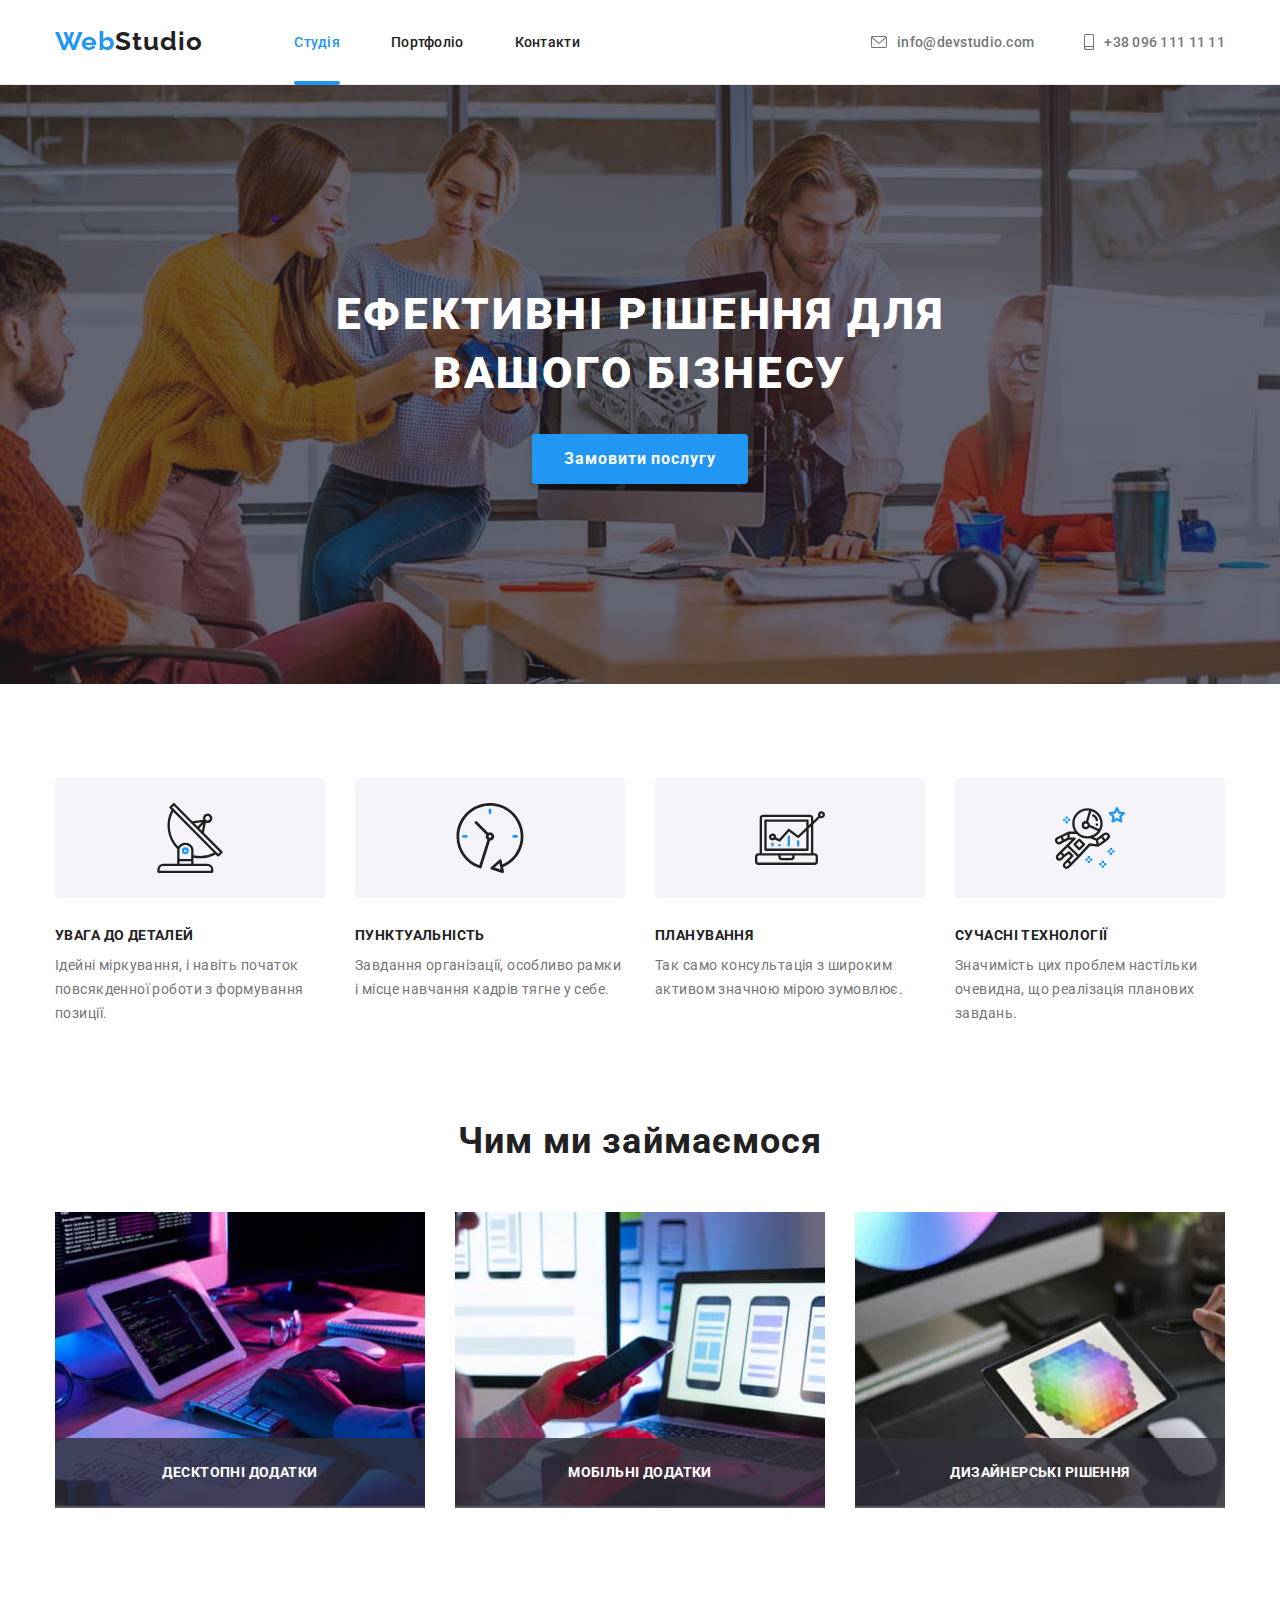
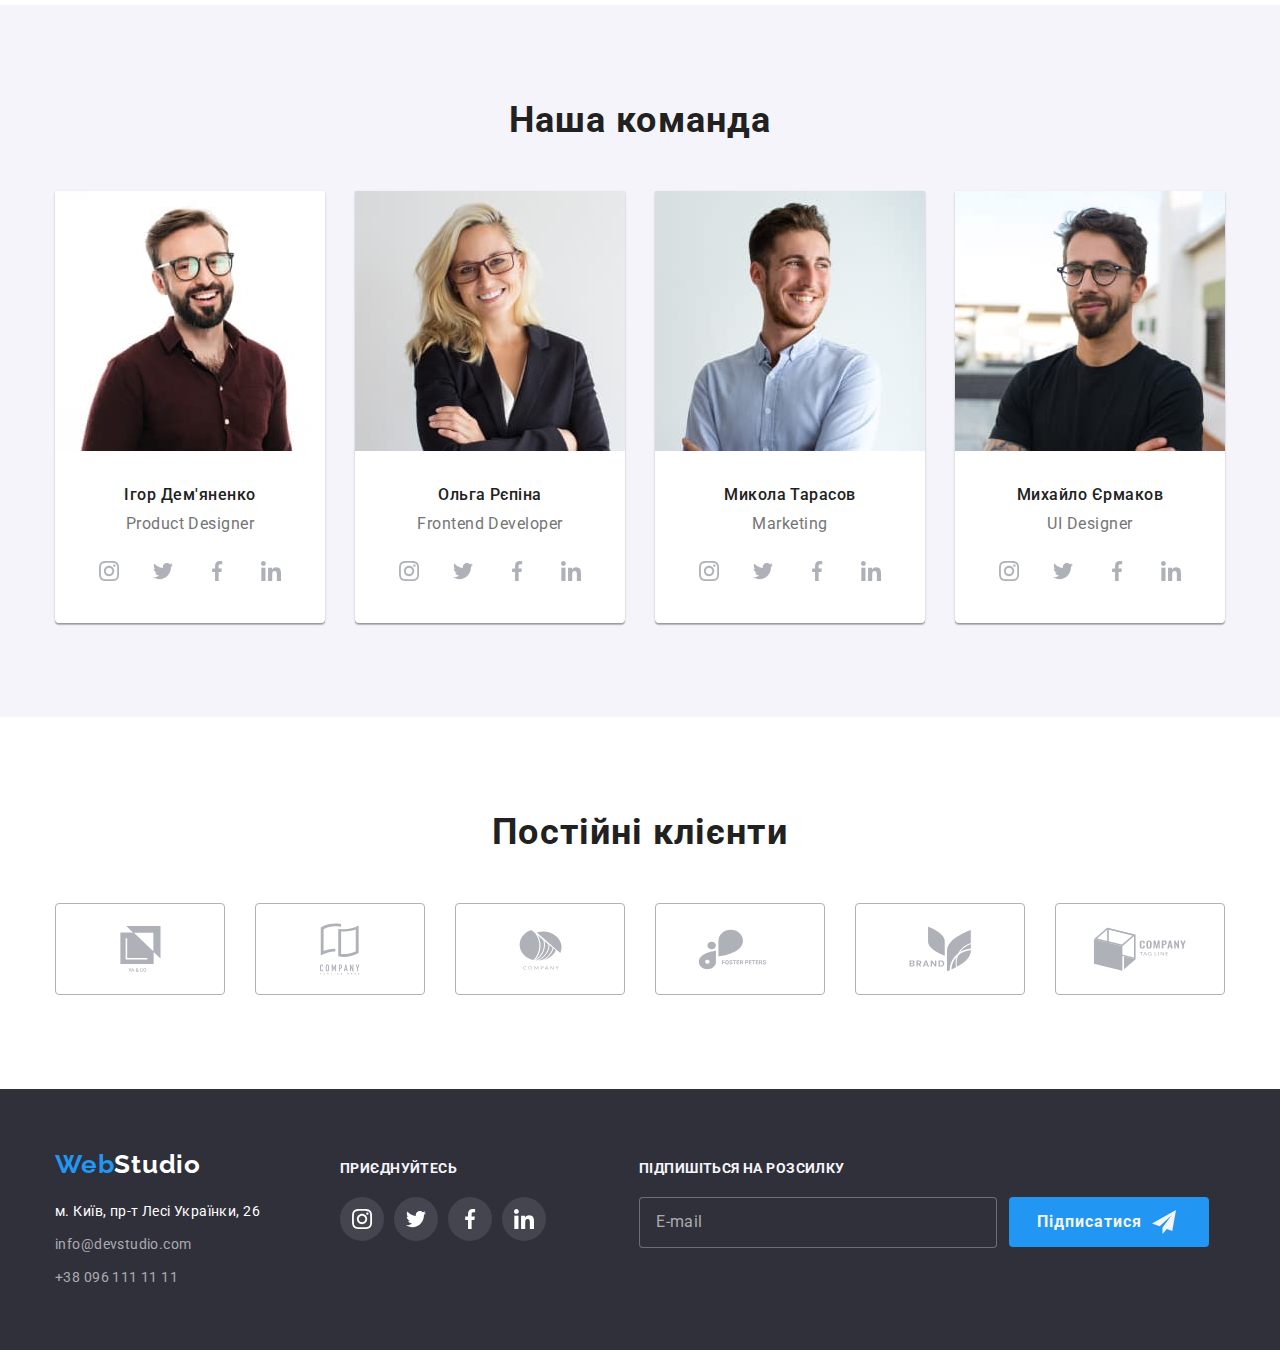
<file: index.html>
<!DOCTYPE html>
<html lang="uk">
<head>
    <meta charset="UTF-8">
    <meta http-equiv="X-UA-Compatible" content="IE=edge">
    <meta name="viewport" content="width=device-width, initial-scale=1.0">
   
    <link rel="preconnect" href="https://fonts.googleapis.com">
    <link rel="preconnect" href="https://fonts.gstatic.com" crossorigin>
    <link href="https://fonts.googleapis.com/css2?family=Raleway:wght@700&family=Roboto:wght@400;500;700;900&display=swap"
    rel="stylesheet">
    <link rel="stylesheet" href="https://cdnjs.cloudflare.com/ajax/libs/modern-normalize/1.1.0/modern-normalize.min.css">
    <link rel="stylesheet" href="./css/main.min.css">
    <title>WebStudio</title>
</head>
<body>
    
    <header class="header">
        <div class="container">
           <div class="header__container">
                <nav class="header__navigation">
                    <a class="logo" href="./index.html"><span class="logo__first">Web</span>Studio</a>
                
                    <ul class="navigation__list">
                        <li><a class="navigation__link navigation__link--selected" href="./index.html">Студія</a></li>
                        <li><a class="navigation__link" href="./portfolio.html">Портфоліо</a></li>
                        <li><a class="navigation__link" href="./index.html">Контакти</a></li>
                    </ul>
                </nav>
                <ul class="header__contacts">
                    <li><a class="contacts__mail" href="mailto:info@devstudio.com?"> 
                            <svg class="contacts__mail-icon">
                                <use href="./images/icons.svg#icon-mail">
                                </use>
                            </svg>
                            info@devstudio.com
                        </a></li>
                    <li><a class="contacts__tel" href="tel:+380961111111">
                        <svg class="contacts__tel-icon">
                            <use href="./images/icons.svg#icon-smartphone">
                            </use>
                        </svg>
                        +38 096 111 11 11
                        </a>
                    </li>
                </ul>
                <button class="header__burger js-open-menu" type="button">
                    <svg width="40" height="40">
                        <use href="./images/icons.svg#icon-menu_burg"></use>
                    </svg>
                </button>
           </div>
        </div>
    </header>

    <main>
     <section class="primary">
        <div class="container">
            <h1 class="primary__title">Ефективні рішення для вашого бізнесу</h1>
            <button class="primary__button" data-modal-open>Замовити послугу</button>

        </div>
     </section>

     <section class="advatages">
        <div class="container">
            <ul class="list advatages__list">
                <li class="advatages__icon-antenna">
                    <h3 class="advatages__info">Увага до деталей</h3>
                    <p class="advatages__text">
                        Ідейні міркування, і навіть початок повсякденної роботи з формування позиції.
                    </p>
                </li>
                <li class="advatages__icon-clock">
                    <h3 class="advatages__info">Пунктуальність</h3>
                    <p class="advatages__text">
                        Завдання організації, особливо рамки і місце навчання кадрів тягне у себе.
                    </p>
                </li>
                <li class="advatages__icon-laptop">
                    <h3 class="advatages__info">Планування</h3>
                    <p class="advatages__text">
                        Так само консультація з широким активом значною мірою зумовлює.
                    </p>
                </li>
                <li class="advatages__icon-spaceman">
                    <h3 class="advatages__info">Сучасні технології</h3>
                    <p class="advatages__text">
                        Значимість цих проблем настільки очевидна, що реалізація планових завдань.
                    </p>
                </li>
            </ul>
        </div>
    </section>

    <section class="about">
        <div class="container about__container">
            <h2 class="about__title">Чим ми займаємося</h2>
            <ul class="list">
                <li class="about__block">
                    <div class="about__wrap">
                        <img 
                        srcset="./images/1_img.jpg 1x, ./images/1_img@2x.jpg 2x"
                        src="./images/1_img.jpg" 
                        alt="Робота програміста" width="370">
                        <div class="about__info">
                            <p>Десктопні додатки</p>
                        </div>
                    </div>
                </li>
                <li class="about__block">
                    <div class="about__wrap">
                        <img 
                        srcset="./images/2_img.jpg 1x, ./images/2_img@2x.jpg 2x"
                        src="./images/2_img.jpg" 
                        alt="Розробка додатків" width="370">
                        <div class="about__info">
                            <p>Мобільні додатки</p>
                        </div>
                    </div>
                </li>
                <li class="about__block">
                    <div class="about__wrap">
                        <img 
                        srcset="./images/3_img.jpg 1x, ./images/3_img@2x.jpg 2x"
                        src="./images/3_img.jpg" 
                        alt="Веб дизайн" width="370">
                        <div class="about__info">
                            <p>Дизайнерські рішення</p>
                        </div>
                    </div>
                </li>
            </ul>
        </div>
     </section>

     <section class="team">
       <div class="container">
            <h2 class="team__title">Наша команда</h2>
            <ul class="list team__list">
                <li class="team__card">
                    <img 
                    srcset="./images/4_img.jpg 1x, ./images/4_img@2x.jpg 2x"
                    src="./images/4_img.jpg" 
                    alt="фото Ігоря" width="270">
                    <h3 class="card__title">Ігор Дем'яненко</h3>
                    <p class="card__about">Product Designer</p>
                    <ul class="card__logo">
                        <li>
                            <a class="card__icon" href="#">
                                <svg width="20" height="20">
                                    <use href="./images/icons.svg#icon-instagram">
                                    </use>
                                </svg>
                            </a>
                        </li>
                        <li>
                            <a class="card__icon" href="#">
                                <svg width="20" height="20">
                                    <use href="./images/icons.svg#icon-twitter">
                                    </use>
                                </svg>
                            </a>
                        </li>
                        <li>
                            <a class="card__icon" href="#">
                                <svg width="20" height="20">
                                    <use href="./images/icons.svg#icon-facebook">
                                    </use>
                                </svg>
                            </a>
                        </li>
                        <li>
                            <a class="card__icon" href="#">
                                <svg width="20" height="20">
                                    <use href="./images/icons.svg#icon-linkedin">
                                    </use>
                                </svg>
                            </a>
                        </li>
                    </ul>
                </li>
                <li class="team__card">
                    <img 
                    srcset="./images/5_img.jpg 1x, ./images/5_img@2x.jpg 2x"
                    src="./images/5_img.jpg" 
                    alt="фото Ольги" width="270">
                    <h3 class="card__title">Ольга Рєпіна</h3>
                    <p class="card__about">Frontend Developer</p>
                    <ul class="card__logo">
                        <li>
                            <a class="card__icon" href="#">
                                <svg width="20" height="20">
                                    <use href="./images/icons.svg#icon-instagram">
                                    </use>
                                </svg>
                            </a>
                        </li>
                        <li>
                            <a class="card__icon" href="#">
                                <svg width="20" height="20">
                                    <use href="./images/icons.svg#icon-twitter">
                                    </use>
                                </svg>
                            </a>
                        </li>
                        <li>
                            <a class="card__icon" href="#">
                                <svg width="20" height="20">
                                    <use href="./images/icons.svg#icon-facebook">
                                    </use>
                                </svg>
                            </a>
                        </li>
                        <li>
                            <a class="card__icon" href="#">
                                <svg width="20" height="20">
                                    <use href="./images/icons.svg#icon-linkedin">
                                    </use>
                                </svg>
                            </a>
                        </li>
                    </ul>
                </li>
                <li class="team__card">
                    <img 
                    srcset="./images/6_img.jpg 1x, ./images/6_img@2x.jpg 2x"
                    src="./images/6_img.jpg" 
                    alt="фото Миколи" width="270">
                    <h3 class="card__title">Микола Тарасов</h3>
                    <p class="card__about">Marketing</p>
                    <ul class="card__logo">
                        <li>
                            <a class="card__icon" href="#">
                                <svg width="20" height="20">
                                    <use href="./images/icons.svg#icon-instagram">
                                    </use>
                                </svg>
                            </a>
                        </li>
                        <li>
                            <a class="card__icon" href="#">
                                <svg width="20" height="20">
                                    <use href="./images/icons.svg#icon-twitter">
                                    </use>
                                </svg>
                            </a>
                        </li>
                        <li>
                            <a class="card__icon" href="#">
                                <svg width="20" height="20">
                                    <use href="./images/icons.svg#icon-facebook">
                                    </use>
                                </svg>
                            </a>
                        </li>
                        <li>
                            <a class="card__icon" href="#">
                                <svg width="20" height="20">
                                    <use href="./images/icons.svg#icon-linkedin">
                                    </use>
                                </svg>
                            </a>
                        </li>
                    </ul>
                </li>
                <li class="team__card">
                    <img 
                    srcset="./images/7_img.jpg 1x, ./images/7_img@2x.jpg 2x"
                    src="./images/7_img.jpg" alt="фото Михайла" width="270">
                    <h3 class="card__title">Михайло Єрмаков</h3>
                    <p class="card__about">UI Designer</p>
                    <ul class="card__logo">
                        <li>
                            <a class="card__icon" href="#">
                                <svg width="20" height="20">
                                    <use href="./images/icons.svg#icon-instagram">
                                    </use>
                                </svg>
                            </a>
                        </li>
                        <li>
                            <a class="card__icon" href="#">
                                <svg width="20" height="20">
                                    <use href="./images/icons.svg#icon-twitter">
                                    </use>
                                </svg>
                            </a>
                        </li>
                        <li>
                            <a class="card__icon" href="#">
                                <svg width="20" height="20">
                                    <use href="./images/icons.svg#icon-facebook">
                                    </use>
                                </svg>
                            </a>
                        </li>
                        <li>
                            <a class="card__icon" href="#">
                                <svg width="20" height="20">
                                    <use href="./images/icons.svg#icon-linkedin">
                                    </use>
                                </svg>
                            </a>
                        </li>
                    </ul>
                </li>
        </ul>
       </div>
     </section>

     <section class="clients">
        <div class="container">
            <h2 class="clients__title">Постійні клієнти</h2>
            <ul class="clients__list">
                <li><a class="clients__icon" href="#">
                    <svg width="41" height="46">
                        <use href="./images/icons.svg#icon-company-1"></use>
                    </svg>
                </a></li>
                <li><a class="clients__icon" href="#">
                    <svg width="40" height="52">
                        <use href="./images/icons.svg#icon-company-2"></use>
                    </svg>
                </a></li>
                <li><a class="clients__icon" href="#">
                    <svg width="43" height="41">
                        <use href="./images/icons.svg#icon-company-3"></use>
                    </svg>
                </a></li>
                <li><a class="clients__icon" href="#">
                    <svg width="85" height="41">
                        <use href="./images/icons.svg#icon-company-4"></use>
                    </svg>
                </a></li>
                <li><a class="clients__icon" href="#">
                    <svg width="63" height="46">
                        <use href="./images/icons.svg#icon-company-5"></use>
                    </svg>
                </a></li>
                <li><a class="clients__icon" href="#">
                    <svg width="94" height="44">
                        <use href="./images/icons.svg#icon-company-6"></use>
                    </svg>
                </a></li>
            </ul>
        </div>
     </section>

    </main>
    <footer class="footer">
        <div class="container footer__container">
            <div class="footer__information">
                <div class="footer__info">
                    <a class="footer__logo" href="./index.html"><span class="logo__first">Web</span>Studio</a>
                    <address class="footer__contacts">
                        <p class="footer__address">м. Київ, пр-т Лесі Українки, 26</p>
                        <ul class="footer__list">
                            <li class="footer__mail-list"><a class="footer__mail"
                                    href="mailto:info@devstudio.com?">info@devstudio.com</a></li>
                            <li><a class="footer__tel" href="tel:+380961111111">+38 096 111 11 11</a></li>
                        </ul>
                    </address>
                </div>
                <div class="footer__social">
                    <p class="social__item">Приєднуйтесь</p>
                    <ul class="social__logos">
                        <li>
                            <a class="social__icon" href="#">
                                <svg width="20" height="20">
                                    <use href="./images/icons.svg#icon-instagram">
                                    </use>
                                </svg>
                            </a>
                        </li>
                        <li>
                            <a class="social__icon" href="#">
                                <svg width="20" height="20">
                                    <use href="./images/icons.svg#icon-twitter">
                                    </use>
                                </svg>
                            </a>
                        </li>
                        <li>
                            <a class="social__icon" href="#">
                                <svg width="20" height="20">
                                    <use href="./images/icons.svg#icon-facebook">
                                    </use>
                                </svg>
                            </a>
                        </li>
                        <li>
                            <a class="social__icon" href="#">
                                <svg width="20" height="20">
                                    <use href="./images/icons.svg#icon-linkedin">
                                    </use>
                                </svg>
                            </a>
                        </li>
                    </ul>
                </div>
            </div>
            <div class="footer__subs">
                <p class="footer__item">підпишіться на розсилку</p>
    
                <form class="form">
                    <label for="form__email"></label>
                    <input type="email" name="email" id="form__email" placeholder="E-mail" />
                    <button class="footer__button" type="submit">Підписатися
                        <svg width="24" height="24">
                            <use href="./images/icons.svg#icon-telegram"></use>
                        </svg>
                    </button>
                </form>
            </div>
        </div>
    </footer>
    <div class="mobile-menu js-menu-container">
        <div class="mobile__container">
            <button class="mobile-menu__close js-close-menu" type="button">
                <svg class="mobile-menu__close" width="18" height="18">
                    <use href="./images/icons.svg#icon-close">
                    </use>
                </svg>
            </button>
            <ul class="mobile-menu__list">
            <li class="mobile-menu__marg"><a class="mobile-menu__link" href="./index.html">Студія</a></li>
            <li class="mobile-menu__marg"><a class="mobile-menu__link" href="./portfolio.html">Портфоліо</a></li>
            <li><a class="mobile-menu__link" href="./index.html">Контакти</a></li>
            </ul>
            <ul class="mobile-menu__contacts">
                <li class="mobile__tel"><a class="mobile-menu__tel" href="tel:+380961111111">
                        +38 096 111 11 11
                    </a>
                </li>
                <li><a class="mobile-menu__mail" href="mailto:info@devstudio.com?">
                        info@devstudio.com
                    </a>
                </li>
            </ul>
            <a class="mobile-menu__social" href="">Instagram &nbsp &#921; &nbsp</a>
            <a class="mobile-menu__social" href="">Twitter &nbsp &#921; &nbsp</a>
            <a class="mobile-menu__social" href="">Facebook &nbsp &#921; &nbsp</a>
            <a class="mobile-menu__social" href="">LinkedIn</a>

        </div>
    </div>
    <div class="backdrop is-hidden" data-modal>
        <div class="modal">
            <h3 class="modal__title">Залиште свої дані, ми вам передзвонимо</h3>
            <form class="modal__form">
                <div class="modal__field">
                    <label for="name">Імʼя</label>
                    <input type="text" name="name" id="name"/>
                    <svg class="modal__icon" width="18" height="18">
                        <use href="./images/icons.svg#icon-person">
                        </use>
                    </svg>
                </div>
                <div class="modal__field">
                    <label for="tel_user">Телефон</label>
                    <input type="tel" name="phone_number" id="tel_user" />
                    <svg class="modal__icon" width="18" height="18">
                        <use href="./images/icons.svg#icon-phone">
                        </use>
                    </svg>
                </div>
                <div class="modal__field">
                    <label for="user_email">Пошта</label>
                    <input type="email" name="email" id="user_email" />
                    <svg class="modal__icon" width="18" height="18">
                        <use href="./images/icons.svg#icon-email">
                        </use>
                    </svg>
                </div>
                <div class="modal__comment">
                    <label for="modal__comment-text">Коментар</label>
                    <textarea 
                    name="comment" 
                    id="modal__comment-text" 
                    rows="7" 
                    placeholder="Введіть текст"
                    ></textarea>
                </div>
                <div class="modal__check">
                    <label class="check" for="check">
                    <input class="checkbox" type="checkbox" name="check" value="policy" id="check">
                    <span class="modal__icon-check"></span>
                        Погоджуюся з розсилкою та приймаю &nbsp
                        <a class="modal__link" href="./index.html">Умови договору</a>
                    </label>
                </div>
                <div class="modal__button">
                    <button class="modal__button-title" type="submit">Відправити</button>
                </div>
            </form>
            <button class="modal__backdrop" data-modal-close>
                <svg class="modal__close" width="18" height="18">
                    <use href="./images/icons.svg#icon-close">
                    </use>
                </svg>
            </button>
        </div>
    </div>
    <script src="./js/modal.js"></script>
    <script src="./js/mobile-menu.js"></script>
</body>
</html>
</file>
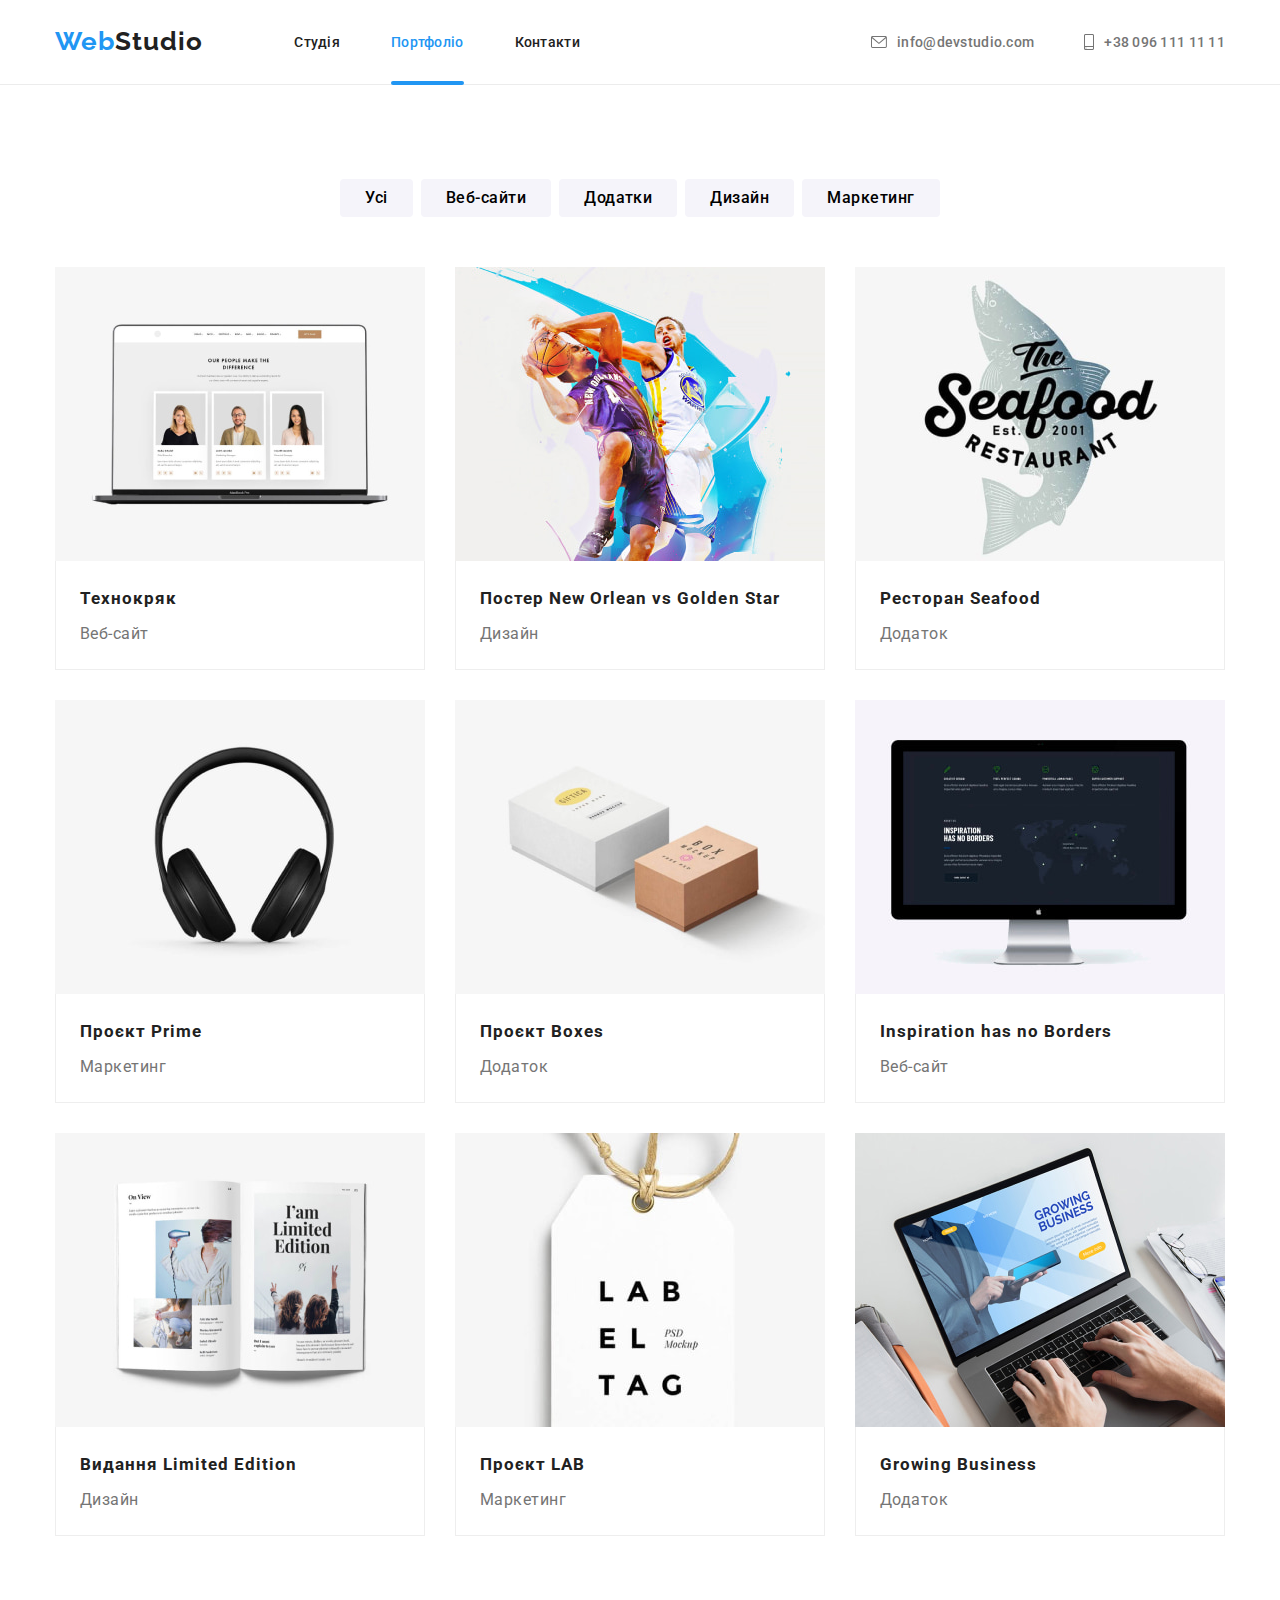
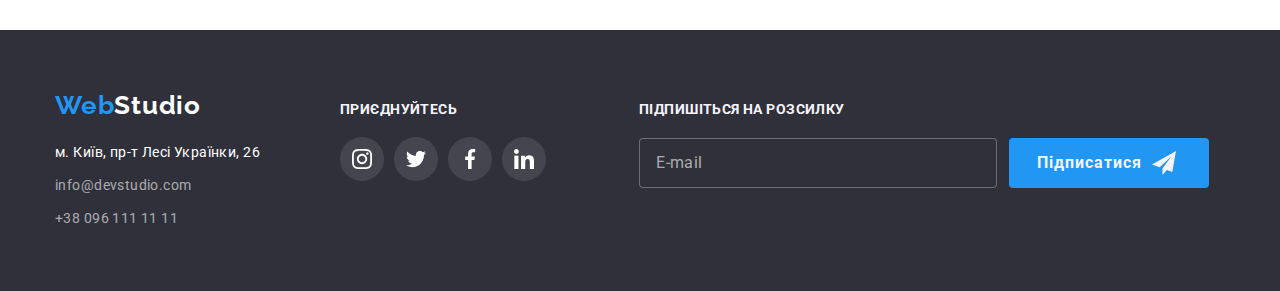
<file: portfolio.html>
<!DOCTYPE html>
<html lang="uk">

<head>
    <meta charset="UTF-8">
    <meta http-equiv="X-UA-Compatible" content="IE=edge">
    <meta name="viewport" content="width=device-width, initial-scale=1.0">
    <title>WebStudio</title>
    <link rel="preconnect" href="https://fonts.googleapis.com">
    <link rel="preconnect" href="https://fonts.gstatic.com" crossorigin>
    <link href="https://fonts.googleapis.com/css2?family=Raleway:wght@700&family=Roboto:wght@400;500;700;900&display=swap"
    rel="stylesheet">
    <link rel="stylesheet" href="https://cdnjs.cloudflare.com/ajax/libs/modern-normalize/1.1.0/modern-normalize.min.css">
    <link rel="stylesheet" href="./css/main.min.css">
</head>

<body>
    <header class="header">
        <div class="container">
            <div class="header__container">
                <nav class="header__navigation">
                    <a class="logo" href="./index.html"><span class="logo__first">Web</span>Studio</a>
    
                    <ul class="navigation__list">
                        <li><a class="navigation__link" href="./index.html">Студія</a></li>
                        <li><a class="navigation__link navigation__link--selected" href="./portfolio.html">Портфоліо</a></li>
                        <li><a class="navigation__link" href="./index.html">Контакти</a></li>
                    </ul>
                </nav>
                <ul class="header__contacts">
                    <li><a class="contacts__mail" href="mailto:info@devstudio.com?">
                            <svg class="contacts__mail-icon">
                                <use href="./images/icons.svg#icon-mail">
                                </use>
                            </svg>
                            info@devstudio.com
                        </a></li>
                    <li><a class="contacts__tel" href="tel:+380961111111">
                            <svg class="contacts__tel-icon">
                                <use href="./images/icons.svg#icon-smartphone">
                                </use>
                            </svg>
                            +38 096 111 11 11
                        </a>
                    </li>
                </ul>
                <button class="header__burger js-open-menu" type="button">
                    <svg width="40" height="40">
                        <use href="./images/icons.svg#icon-menu_burg"></use>
                    </svg>
                </button>
            </div>
        </div>
    </header>
    <main>
        <section class="section__filter">
            <div class="container">
                <ul class="filter">
                    <li><button class="filter__button">Усі</button></li>
                    <li><button class="filter__button">Веб-сайти</button></li>
                    <li><button class="filter__button">Додатки</button></li>
                    <li><button class="filter__button">Дизайн</button></li>
                    <li><button class="filter__button">Маркетинг</button></li>
                </ul>
                <ul class="list portfolio">
                        <a class="portfolio__link" href="./portfolio.html">
                            <li class="portfolio__list">
                                <div class="portfolio__wrap">
                                    <img class="portfolio__picture" 
                                    srcset="./images/8-img.jpg 1x, ./images/8-img@2x.jpg 2x"
                                    src="./images/8-img.jpg" alt="techno" width="370">
                                    <div class="portfolio__info">
                                        <p>Ресурс пропонує комплексні пропозиції з різним рівнем функціоналу та сервісів. Все це дозволить відвідувачу
                                            отримати
                                            вичерпні відомості про компанію чи приватну особу.</p>
                                    </div>
                                </div>
                                <div class="portfolio__topic">
                                    <h2 class="portfolio__title">Технокряк</h2>
                                    <p class="portfolio__direction">Веб-сайт</p>
                                </div>
                            </li>
                        </a>
                        <a class="portfolio__link" href="./portfolio.html">
                            <li class="portfolio__list">
                                <div class="portfolio__wrap">
                                    <img class="portfolio__picture" 
                                    srcset="./images/9-img.jpg 1x, ./images/9-img@2x.jpg 2x"
                                    src="./images/9-img.jpg" alt="poster" width="370">
                                    <div class="portfolio__info">
                                        <p>Ресурс пропонує комплексні пропозиції з різним рівнем функціоналу та сервісів. Все це дозволить відвідувачу
                                            отримати
                                            вичерпні відомості про компанію чи приватну особу.</p>
                                    </div>
                                </div>
                                <div class="portfolio__topic">
                                    <h2 class="portfolio__title">Постер New Orlean vs Golden Star</h2>
                                    <p class="portfolio__direction">Дизайн</p>
                                </div>
                            </li>
                        </a>
                        <a class="portfolio__link" href="./portfolio.html">
                            <li class="portfolio__list">
                                <div class="portfolio__wrap">
                                    <img class="portfolio__picture" 
                                    srcset="./images/10-img.jpg 1x, ./images/10-img@2x.jpg 2x"
                                    src="./images/10-img.jpg" alt="seafood" width="370">
                                    <div class="portfolio__info">
                                        <p>Ресурс пропонує комплексні пропозиції з різним рівнем функціоналу та сервісів. Все це дозволить відвідувачу
                                            отримати
                                            вичерпні відомості про компанію чи приватну особу.</p>
                                    </div>
                                </div>
                                    <div class="portfolio__topic">
                                        <h2 class="portfolio__title">Ресторан Seafood</h2>
                                        <p class="portfolio__direction">Додаток</p>
                                    </div>
                            </li>
                        </a>
                        <a class="portfolio__link" href="./portfolio.html">
                            <li class="portfolio__list">
                                <div class="portfolio__wrap">
                                <img class="portfolio__picture" 
                                srcset="./images/11-img.jpg 1x, ./images/11-img@2x.jpg 2x"
                                src="./images/11-img.jpg" alt="prime" width="370">
                                    <div class="portfolio__info">
                                        <p>Ресурс пропонує комплексні пропозиції з різним рівнем функціоналу та сервісів. Все це дозволить відвідувачу
                                            отримати
                                            вичерпні відомості про компанію чи приватну особу.</p>
                                    </div>
                                </div>
                                <div class="portfolio__topic">
                                    <h2 class="portfolio__title">Проєкт Prime</h2>
                                    <p class="portfolio__direction">Маркетинг</p>
                                </div>
                            </li>
                        </a>
                        <a class="portfolio__link" href="./portfolio.html">
                            <li class="portfolio__list">
                                <div class="portfolio__wrap">
                                    <img class="portfolio__picture" 
                                    srcset="./images/12-img.jpg 1x, ./images/12-img@2x.jpg 2x"
                                    src="./images/12-img.jpg" alt="boxes" width="370">
                                    <div class="portfolio__info">
                                        <p>Ресурс пропонує комплексні пропозиції з різним рівнем функціоналу та сервісів. Все це дозволить відвідувачу
                                            отримати
                                            вичерпні відомості про компанію чи приватну особу.</p>
                                    </div>
                                </div>
                                <div class="portfolio__topic">
                                    <h2 class="portfolio__title">Проєкт Boxes</h2>
                                    <p class="portfolio__direction">Додаток</p>
                                </div>
                            </li>
                        </a>
                        <a class="portfolio__link" href="./portfolio.html">
                            <li class="portfolio__list">
                                <div class="portfolio__wrap">
                                    <img class="portfolio__picture" 
                                    srcset="./images/13-img.jpg 1x, ./images/13-img@2x.jpg 2x"
                                    src="./images/13-img.jpg" alt="borders" width="370">
                                    <div class="portfolio__info">
                                        <p>Ресурс пропонує комплексні пропозиції з різним рівнем функціоналу та сервісів. Все це дозволить відвідувачу
                                            отримати
                                            вичерпні відомості про компанію чи приватну особу.</p>
                                    </div>    
                                </div>
                                <div class="portfolio__topic">
                                    <h2 class="portfolio__title">Inspiration has no Borders</h2>
                                    <p class="portfolio__direction">Веб-сайт</p>
                                </div>
                            </li>
                        </a>
                        <a class="portfolio__link" href="./portfolio.html">
                            <li class="portfolio__list">
                                <div class="portfolio__wrap">
                                    <img class="portfolio__picture" 
                                    srcset="./images/14-img.jpg 1x, ./images/14-img@2x.jpg 2x"
                                    src="./images/14-img.jpg" alt="limited" width="370">
                                    <div class="portfolio__info">
                                        <p>Ресурс пропонує комплексні пропозиції з різним рівнем функціоналу та сервісів. Все це дозволить відвідувачу
                                            отримати
                                            вичерпні відомості про компанію чи приватну особу.</p>
                                    </div>    
                                </div>
                                <div class="portfolio__topic">
                                    <h2 class="portfolio__title">Видання Limited Edition</h2>
                                    <p class="portfolio__direction">Дизайн</p>
                                </div>
                            </li>
                        </a>
                        <a class="portfolio__link" href="./portfolio.html">
                            <li class="portfolio__list">
                                <div class="portfolio__wrap">
                                    <img class="portfolio__picture" 
                                    srcset="./images/15-img.jpg 1x, ./images/15-img@2x.jpg 2x"
                                    src="./images/15-img.jpg" alt="lab" width="370">
                                    <div class="portfolio__info">
                                        <p>Ресурс пропонує комплексні пропозиції з різним рівнем функціоналу та сервісів. Все це дозволить відвідувачу
                                            отримати
                                            вичерпні відомості про компанію чи приватну особу.</p>
                                    </div>    
                                </div>
                                <div class="portfolio__topic">
                                    <h2 class="portfolio__title">Проєкт LAB</h2>
                                    <p class="portfolio__direction">Маркетинг</p>
                                </div>
                            </li>
                        </a>
                        <a class="portfolio__link" href="./portfolio.html">
                            <li class="portfolio__list">
                                <div class="portfolio__wrap">
                                    <img class="portfolio__picture" 
                                    srcset="./images/16-img.jpg 1x, ./images/16-img@2x.jpg 2x"
                                    src="./images/16-img.jpg" alt="bisiness" width="370">
                                    <div class="portfolio__info">
                                        <p>Ресурс пропонує комплексні пропозиції з різним рівнем функціоналу та сервісів. Все це дозволить відвідувачу
                                            отримати
                                            вичерпні відомості про компанію чи приватну особу.</p>
                                    </div>    
                                </div>
                                <div class="portfolio__topic">
                                    <h2 class="portfolio__title">Growing Business</h2>
                                    <p class="portfolio__direction">Додаток</p>
                                </div>
                            </li>
                        </a>
                     
                </ul>
             </div>
        </section>
    </main>
    <footer class="footer">
        <div class="container footer__container">
            <div class="footer__information">
                <div class="footer__info">
                    <a class="footer__logo" href="./index.html"><span class="logo__first">Web</span>Studio</a>
                    <address class="footer__contacts">
                        <p class="footer__address">м. Київ, пр-т Лесі Українки, 26</p>
                        <ul class="footer__list">
                            <li class="footer__mail-list"><a class="footer__mail"
                                    href="mailto:info@devstudio.com?">info@devstudio.com</a></li>
                            <li><a class="footer__tel" href="tel:+380961111111">+38 096 111 11 11</a></li>
                        </ul>
                    </address>
                </div>
                <div class="footer__social">
                    <p class="social__item">Приєднуйтесь</p>
                    <ul class="social__logos">
                        <li>
                            <a class="social__icon" href="#">
                                <svg width="20" height="20">
                                    <use href="./images/icons.svg#icon-instagram">
                                    </use>
                                </svg>
                            </a>
                        </li>
                        <li>
                            <a class="social__icon" href="#">
                                <svg width="20" height="20">
                                    <use href="./images/icons.svg#icon-twitter">
                                    </use>
                                </svg>
                            </a>
                        </li>
                        <li>
                            <a class="social__icon" href="#">
                                <svg width="20" height="20">
                                    <use href="./images/icons.svg#icon-facebook">
                                    </use>
                                </svg>
                            </a>
                        </li>
                        <li>
                            <a class="social__icon" href="#">
                                <svg width="20" height="20">
                                    <use href="./images/icons.svg#icon-linkedin">
                                    </use>
                                </svg>
                            </a>
                        </li>
                    </ul>
                </div>
            </div>
            <div class="footer__subs">
                <p class="footer__item">підпишіться на розсилку</p>
    
                <form class="form">
                    <label for="form__email"></label>
                    <input type="email" name="email" id="form__email" placeholder="E-mail" />
                    <button class="footer__button" type="submit">Підписатися
                        <svg width="24" height="24">
                            <use href="./images/icons.svg#icon-telegram"></use>
                        </svg>
                    </button>
                </form>
            </div>
        </div>
    </footer>
    <div class="mobile-menu js-menu-container">
        <div class="mobile__container">
            <button class="mobile-menu__close js-close-menu" type="button">
                <svg class="mobile-menu__close" width="18" height="18">
                    <use href="./images/icons.svg#icon-close">
                    </use>
                </svg>
            </button>
            <ul class="mobile-menu__list">
                <li class="mobile-menu__marg"><a class="mobile-menu__link" href="./index.html">Студія</a></li>
                <li class="mobile-menu__marg"><a class="mobile-menu__link" href="./portfolio.html">Портфоліо</a></li>
                <li><a class="mobile-menu__link" href="./index.html">Контакти</a></li>
            </ul>
            <ul class="mobile-menu__contacts">
                <li class="mobile__tel"><a class="mobile-menu__tel" href="tel:+380961111111">
                        +38 096 111 11 11
                    </a>
                </li>
                <li><a class="mobile-menu__mail" href="mailto:info@devstudio.com?">
                        info@devstudio.com
                    </a>
                </li>
            </ul>
            <a class="mobile-menu__social" href="">Instagram &nbsp &#921; &nbsp</a>
            <a class="mobile-menu__social" href="">Twitter &nbsp &#921; &nbsp</a>
            <a class="mobile-menu__social" href="">Facebook &nbsp &#921; &nbsp</a>
            <a class="mobile-menu__social" href="">LinkedIn</a>
    
        </div>
    </div>
    <script src="./js/mobile-menu.js"></script>
</body>
</html>
</file>
<file: css/main.min.css>
body{font-family:Roboto,sans-serif}:root{--basic-text-color: #212121;--title-text-color: #ffffff;--secondary-text-color: #757575;--accent-text-color: #2196f3;--background-color: #2f303a;--button-color-portfolio: #f5f4fA;--client-color-img: #afb1b8}body{color:var(--basic-text-color);background-color:#fff}*::before,*::after{-webkit-box-sizing:border-box;box-sizing:border-box}img{width:100%;height:auto}h1,h2,h3,p,ul{padding:0;margin:0}.list,.card__logo,.filter,.footer__list,.mobile-menu,.mobile-menu__list,.mobile-menu__contacts,.clients__list{list-style:none}.logo{color:var(--basic-text-color);font-family:Raleway,sans-serif;font-size:24px;font-weight:700;line-height:1.17;letter-spacing:.03em;text-decoration:none;margin-bottom:15px;margin-top:15px}@media screen and (min-width: 1200px){.logo{font-size:26px;line-height:1.37;letter-spacing:.04em;margin-bottom:24px;margin-top:24px}}.logo__first{color:var(--accent-text-color);margin:0 auto}.footer__logo{display:block;color:var(--title-text-color);font-family:Raleway,sans-serif;font-size:24px;font-weight:700;line-height:1.17;letter-spacing:.03em;text-decoration:none;margin-left:auto;margin-right:auto;margin-bottom:20px;text-align:center}@media screen and (min-width: 768px){.footer__logo{font-size:24px;line-height:1.13;margin-left:auto;margin-right:auto;text-align:center}}@media screen and (min-width: 1200px){.footer__logo{font-size:26px;line-height:1.19;margin-left:0;margin-right:auto;text-align:left}}.logo__first-footer{color:var(--accent-text-color);margin-right:auto;margin-left:auto;margin-bottom:20px}@media screen and (min-width: 1200px){.logo__first-footer{margin:0 auto;margin-bottom:20px}}.primary__button{display:inline-block;border-radius:4px;padding:10px 32px;border:0px;font-size:16px;background-color:var(--accent-text-color);color:var(--title-text-color);-webkit-box-shadow:0px 4px 4px rgba(0,0,0,.15);box-shadow:0px 4px 4px rgba(0,0,0,.15);font-family:inherit;font-weight:700;line-height:1.88;letter-spacing:.06em;text-align:center;-webkit-transition-property:color,background-color;transition-property:color,background-color;-webkit-transition-duration:250ms;transition-duration:250ms;-webkit-transition-timing-function:cubic-bezier(0.4, 0, 0.2, 1);transition-timing-function:cubic-bezier(0.4, 0, 0.2, 1)}.primary__button:focus,.primary__button:hover{cursor:pointer;background-color:#188ce8}.filter__button{border:0px;padding:6px 22px;border-radius:4px;font-size:16px;background-color:var(--button-color-portfolio);font-family:inherit;font-weight:500;line-height:1.63;letter-spacing:.03em;text-align:center;-webkit-transition-property:color,background-color,-webkit-box-shadow;transition-property:color,background-color,-webkit-box-shadow;transition-property:color,background-color,box-shadow;transition-property:color,background-color,box-shadow,-webkit-box-shadow;-webkit-transition-duration:250ms;transition-duration:250ms;-webkit-transition-timing-function:cubic-bezier(0.4, 0, 0.2, 1);transition-timing-function:cubic-bezier(0.4, 0, 0.2, 1)}.filter__button{padding:6px 25px}.filter__button:hover,.filter__button:focus{background-color:var(--accent-text-color);color:var(--title-text-color);cursor:pointer;-webkit-box-shadow:0px 1px 3px rgba(0,0,0,.12),0px 1px 1px rgba(0,0,0,.14),0px 2px 1px rgba(0,0,0,.2);box-shadow:0px 1px 3px rgba(0,0,0,.12),0px 1px 1px rgba(0,0,0,.14),0px 2px 1px rgba(0,0,0,.2)}.footer__button{width:200px;padding:10px 28px;font-family:inherit;font-size:16px;font-weight:700;line-height:1.88;letter-spacing:.06em;text-align:center;border:0;border-radius:4px;background-color:var(--accent-text-color);color:var(--button-color-portfolio);fill:var(--button-color-portfolio);display:-webkit-box;display:-ms-flexbox;display:flex;-webkit-box-align:center;-ms-flex-align:center;align-items:center;gap:10px;cursor:pointer;margin-left:auto;margin-right:auto}.backdrop{position:fixed;top:0;left:0;width:100%;height:100%;background-color:rgba(0,0,0,.2);opacity:1;-webkit-transition:opacity 250ms cubic-bezier(0.4, 0, 0.2, 1);transition:opacity 250ms cubic-bezier(0.4, 0, 0.2, 1)}.backdrop.is-hidden{opacity:0;pointer-events:none}.backdrop.is-hidden .modal{-webkit-transform:translate(-50%, -50%) scale(1.8);transform:translate(-50%, -50%) scale(1.8)}.modal__backdrop{display:-webkit-box;display:-ms-flexbox;display:flex;width:30px;height:30px;border-radius:25px;border:1px solid rgba(0,0,0,.1);background-color:var(--title-text-color);position:absolute;top:8px;right:8px}.modal__close{position:absolute;top:5.5px;right:5.5px}.modal__backdrop:hover,.modal__backdrop:focus{fill:var(--accent-text-color);cursor:pointer}.modal{position:absolute;top:50%;left:50%;width:450px;height:609px;padding:8px;border-radius:4px;background-color:var(--title-text-color);-webkit-box-shadow:0px 1px 3px rgba(0,0,0,.12),0px 1px 1px rgba(0,0,0,.14),0px 2px 1px rgba(0,0,0,.2);box-shadow:0px 1px 3px rgba(0,0,0,.12),0px 1px 1px rgba(0,0,0,.14),0px 2px 1px rgba(0,0,0,.2);-webkit-transform:translate(-50%, -50%) scale(1);transform:translate(-50%, -50%) scale(1);-webkit-transition:-webkit-transform 250ms cubic-bezier(0.4, 0, 0.2, 1);transition:-webkit-transform 250ms cubic-bezier(0.4, 0, 0.2, 1);transition:transform 250ms cubic-bezier(0.4, 0, 0.2, 1);transition:transform 250ms cubic-bezier(0.4, 0, 0.2, 1), -webkit-transform 250ms cubic-bezier(0.4, 0, 0.2, 1)}@media screen and (min-width: 1200px){.modal{width:528px;height:581px}}.modal__title{padding-top:32px;padding-right:10px;padding-left:10px;font-size:20px;font-weight:700;line-height:1.5;letter-spacing:.03em;text-align:center}@media screen and (min-width: 1200px){.modal__title{line-height:1.17;max-width:none;padding-right:0;padding-left:0}}.modal__form{margin-top:12px;padding:0 32px}.modal__field{display:-webkit-box;display:-ms-flexbox;display:flex;-webkit-box-orient:vertical;-webkit-box-direction:normal;-ms-flex-direction:column;flex-direction:column;margin-bottom:10px;font-size:12px;line-height:1.17;letter-spacing:.01em;text-align:left;color:#757575;position:relative}.modal__icon{position:absolute;top:28px;left:12px}.modal__icon:hover,.modal__field:hover{fill:#2196f3;border-color:#2196f3}.modal__field label{margin-bottom:4px}.modal__field input{margin:0;padding:11px 42px;border-radius:4px;border:1px solid rgba(33,33,33,.2);height:40px}.modal__field input:hover,.modal__field input:focus,.modal__icon:hover{cursor:pointer;border-color:#2196f3;outline:none;-webkit-transition-property:border;transition-property:border;-webkit-transition-duration:250ms;transition-duration:250ms;-webkit-transition-timing-function:cubic-bezier(0.4, 0, 0.2, 1);transition-timing-function:cubic-bezier(0.4, 0, 0.2, 1)}.modal__field:focus-within .modal__icon{fill:#2196f3}.modal__comment{display:-webkit-box;display:-ms-flexbox;display:flex;-webkit-box-orient:vertical;-webkit-box-direction:normal;-ms-flex-direction:column;flex-direction:column;margin-bottom:10px;font-size:12px;line-height:1.17;letter-spacing:.01em;text-align:left;color:rgba(75,75,75,.5)}.modal__comment textarea:hover,.modal__comment textarea:focus,.check:hover,.modal__check:focus{cursor:pointer;border-color:#2196f3;outline:none;-webkit-transition-property:border;transition-property:border;-webkit-transition-duration:250ms;transition-duration:250ms;-webkit-transition-timing-function:cubic-bezier(0.4, 0, 0.2, 1);transition-timing-function:cubic-bezier(0.4, 0, 0.2, 1)}.modal__check{margin-top:20px;font-size:12px;line-height:1.7;letter-spacing:.03em;text-align:center;color:var(--secondary-text-color)}@media screen and (min-width: 1200px){.modal__check{margin-top:20px;font-size:14px;line-height:1.7;letter-spacing:.03em;text-align:center;color:var(--secondary-text-color)}}.modal__icon-check{width:16px;height:15px;border:2px solid var(--background-color);border-radius:2px;outline:none;margin-right:7px}.check{display:-webkit-box;display:-ms-flexbox;display:flex;-webkit-box-align:center;-ms-flex-align:center;align-items:center;-webkit-box-pack:center;-ms-flex-pack:center;justify-content:center}.checkbox{-webkit-appearance:none;-moz-appearance:none;appearance:none;position:absolute}.checkbox:checked+.modal__icon-check{background-color:var(--accent-text-color);border-radius:2px;border-color:var(--accent-text-color);background-image:url(../images/iconch.svg);background-size:contain;background-position:center;background-repeat:no-repeat;background-origin:border-box;-webkit-transition-duration:250ms;transition-duration:250ms}.modal__comment label{margin-bottom:4px}.modal__comment textarea{margin:0;font-family:inherit;padding:12px 16px;height:120px;border-radius:4px;border:1px solid rgba(33,33,33,.2);resize:none}.modal__comment textarea::-webkit-input-placeholder{color:rgba(117,117,117,.5)}.modal__comment textarea::-moz-placeholder{color:rgba(117,117,117,.5)}.modal__comment textarea:-ms-input-placeholder{color:rgba(117,117,117,.5)}.modal__comment textarea::-ms-input-placeholder{color:rgba(117,117,117,.5)}.modal__comment textarea::placeholder{color:rgba(117,117,117,.5)}.modal__link{color:#2196f3}.modal__button-title{margin-top:30px;border-radius:4px;padding:10px 52px;border:0px;font-size:16px;background-color:var(--accent-text-color);color:var(--title-text-color);font-weight:700;line-height:1.88;letter-spacing:.06em;text-align:center;-ms-flex-line-pack:center;align-content:center;justify-items:center;-webkit-box-shadow:0px 1px 1px rgba(0,0,0,.12),0px 4px 4px rgba(0,0,0,.06),1px 4px 6px rgba(0,0,0,.16);box-shadow:0px 1px 1px rgba(0,0,0,.12),0px 4px 4px rgba(0,0,0,.06),1px 4px 6px rgba(0,0,0,.16)}.modal__button{display:-webkit-box;display:-ms-flexbox;display:flex;padding-bottom:40px;-webkit-box-align:center;-ms-flex-align:center;align-items:center;-webkit-box-pack:center;-ms-flex-pack:center;justify-content:center}.modal__button-title:hover,.modal__button-title:focus{cursor:pointer;-webkit-transition-duration:250ms;transition-duration:250ms;-webkit-transition-timing-function:cubic-bezier(0.4, 0, 0.2, 1);transition-timing-function:cubic-bezier(0.4, 0, 0.2, 1)}.mobile-menu{position:fixed;top:0;left:0;width:100%;height:100%;background-color:var(--title-text-color);display:none;padding-left:40px;padding-top:48px}.mobile-menu.is-open{display:block}.mobile-menu__close{display:-webkit-box;display:-ms-flexbox;display:flex;position:fixed;top:10px;right:15px;width:40px;height:40px;border:none;background-color:#fff}.mobile-menu__close:hover,.mobile-menu__close:focus{fill:#2196f3;cursor:pointer}.mobile-menu__contacts{text-decoration:none;margin-bottom:64px}.mobile__tel,.mobile-menu__marg{margin-bottom:32px}.mobile-menu__list{margin-bottom:302px}.mobile-menu__link{font-size:40px;font-weight:500;line-height:1.18;letter-spacing:.02em;text-align:left;color:#212121;text-decoration:none;margin-bottom:32px}.mobile-menu__link:hover,.mobile-menu__link:focus{padding:6px;color:#2196f3}.mobile-menu__tel{font-size:34px;font-weight:500;line-height:1.18;letter-spacing:.02em;text-align:left;color:#2196f3}.mobile-menu__mail{font-size:24px;font-weight:500;line-height:1.17;letter-spacing:.02em;text-align:left;color:#757575}.mobile-menu__tel,.mobile-menu__mail{text-decoration:none;list-style:none}.mobile-menu__social{font-size:18px;font-weight:500;line-height:1.2;letter-spacing:.02em;text-align:center;text-decoration:none;color:#2196f3}.container{width:100%;max-width:480px;margin:0 auto;padding:0 15px}@media screen and (min-width: 768px){.container{max-width:768px}}@media screen and (min-width: 1200px){.container{max-width:1200px}}.section,.advatages,.section__filter,.team,.clients{margin:0 auto;padding-bottom:60px}@media screen and (min-width: 1200px){.section,.advatages,.section__filter,.about,.team,.clients{padding-bottom:94px}}.section__filter,.advatages,.team,.clients{padding-top:60px}@media screen and (min-width: 1200px){.section__filter,.advatages,.team,.clients{padding-top:94px}}@media screen and (min-width: 1200px){.container .list{display:-webkit-box;display:-ms-flexbox;display:flex}}.header{margin:0 auto;border-bottom:1px solid #ececec}.header__navigation{display:-webkit-box;display:-ms-flexbox;display:flex;-webkit-box-align:center;-ms-flex-align:center;align-items:center;gap:91px}.navigation__list{display:none}@media screen and (min-width: 768px){.navigation__list{font-size:14px;font-weight:500;line-height:1.17;letter-spacing:.02em;list-style:none;display:-webkit-box;display:-ms-flexbox;display:flex;-webkit-box-align:center;-ms-flex-align:center;align-items:center;gap:50px}}@media screen and (min-width: 1200px){.navigation__list{gap:51px}}.navigation__link{display:block;color:var(--basic-text-color);text-decoration:none;position:relative;padding-bottom:32px;padding-top:32px;-webkit-transition-property:color;transition-property:color;-webkit-transition-duration:250ms;transition-duration:250ms;-webkit-transition-timing-function:cubic-bezier(0.4, 0, 0.2, 1);transition-timing-function:cubic-bezier(0.4, 0, 0.2, 1)}.navigation__link:hover,.navigation__link:focus{color:var(--accent-text-color)}.navigation__link--selected{color:var(--accent-text-color)}.navigation__link--selected::after{content:"";display:block;width:100%;height:4px;background-color:var(--accent-text-color);position:absolute;bottom:-1px;left:0;border-radius:2px}@media screen and (min-width: 1200px){.navigation__link--selected::after{bottom:-3px}}.header__container{display:-webkit-box;display:-ms-flexbox;display:flex;-webkit-box-align:center;-ms-flex-align:center;align-items:center}.header__contacts{display:none}@media screen and (min-width: 768px){.header__contacts{display:-webkit-box;display:-ms-flexbox;display:flex;-ms-flex-wrap:wrap;flex-wrap:wrap;margin-left:96px}}@media screen and (min-width: 1200px){.header__contacts{gap:50px;display:-webkit-box;display:-ms-flexbox;display:flex;-webkit-box-align:center;-ms-flex-align:center;align-items:center;margin-left:auto}}.contacts__mail{display:-webkit-box;display:-ms-flexbox;display:flex;gap:10px;-webkit-box-align:center;-ms-flex-align:center;align-items:center;-webkit-box-pack:center;-ms-flex-pack:center;justify-content:center;margin-bottom:8px}@media screen and (min-width: 1200px){.contacts__mail{margin-bottom:0}}.contacts__tel{display:-webkit-box;display:-ms-flexbox;display:flex;gap:10px;-webkit-box-align:center;-ms-flex-align:center;align-items:center;-webkit-box-pack:center;-ms-flex-pack:center;justify-content:center;text-decoration:none}.contacts__mail-icon{fill:var(--secondary-text-color);width:14px;height:10px}@media screen and (min-width: 1200px){.contacts__mail-icon{width:16px;height:12px}}.contacts__tel-icon{fill:var(--secondary-text-color);width:10px;height:14px}@media screen and (min-width: 1200px){.contacts__tel-icon{height:16px}}.header__contacts{font-size:12px;list-style:none;font-weight:500;line-height:1.17;letter-spacing:.02em}@media screen and (min-width: 1200px){.header__contacts{font-size:14px}}.contacts__tel,.contacts__mail,.contacts__mail-icon,.contacts__tel-icon{color:var(--secondary-text-color);text-decoration:none;-webkit-transition-property:color,fill;transition-property:color,fill;-webkit-transition-duration:250ms;transition-duration:250ms;-webkit-transition-timing-function:cubic-bezier(0.4, 0, 0.2, 1);transition-timing-function:cubic-bezier(0.4, 0, 0.2, 1)}.contacts__mail:hover .contacts__mail-icon,.contacts__mail:hover,.contacts__mail:focus,.contacts__mail:focus .contacts__mail-icon,.contacts__tel:hover,.contacts__tel:focus,.contacts__tel:hover .contacts__tel-icon,.contacts__tel:focus .contacts__tel-icon{fill:var(--accent-text-color);color:var(--accent-text-color)}.header__burger{display:-webkit-box;display:-ms-flexbox;display:flex;position:fixed;-webkit-box-align:center;-ms-flex-align:center;align-items:center;-webkit-box-pack:center;-ms-flex-pack:center;justify-content:center;top:10px;right:15px;width:40px;height:40px;border:none;background-color:#fff}@media screen and (min-width: 767px){.header__burger{display:none;position:fixed;right:0;top:0}}.primary{padding:118px 0;margin:0 auto;text-align:center;background-color:var(--background-color);background-image:-webkit-gradient(linear, left top, left bottom, from(rgba(47, 48, 58, 0.4)), to(rgba(47, 48, 58, 0.4))),url(../images/main_img_480.jpg);background-image:linear-gradient(rgba(47, 48, 58, 0.4), rgba(47, 48, 58, 0.4)),url(../images/main_img_480.jpg);background-size:cover;max-width:480px;background-repeat:no-repeat;background-position:center}@media(-webkit-min-device-pixel-ratio: 2),(min-resolution: 2dppx){.primary{background-image:-webkit-gradient(linear, left top, left bottom, from(rgba(47, 48, 58, 0.4)), to(rgba(47, 48, 58, 0.4))),url(../images/main_img_480@2x.jpg);background-image:linear-gradient(rgba(47, 48, 58, 0.4), rgba(47, 48, 58, 0.4)),url(../images/main_img_480@2x.jpg)}}@media screen and (min-width: 768px){.primary{background-image:-webkit-gradient(linear, left top, left bottom, from(rgba(47, 48, 58, 0.4)), to(rgba(47, 48, 58, 0.4))),url(../images/main_img_768.jpg);background-image:linear-gradient(rgba(47, 48, 58, 0.4), rgba(47, 48, 58, 0.4)),url(../images/main_img_768.jpg);max-width:768px}}@media screen and (min-width: 768px)and (-webkit-min-device-pixel-ratio: 2),screen and (min-width: 768px)and (min-resolution: 2dppx){.primary{background-image:-webkit-gradient(linear, left top, left bottom, from(rgba(47, 48, 58, 0.4)), to(rgba(47, 48, 58, 0.4))),url(../images/main_img_768@2x.jpg);background-image:linear-gradient(rgba(47, 48, 58, 0.4), rgba(47, 48, 58, 0.4)),url(../images/main_img_768@2x.jpg)}}@media screen and (min-width: 1200px){.primary{padding:200px 0;background-image:-webkit-gradient(linear, left top, left bottom, from(rgba(47, 48, 58, 0.4)), to(rgba(47, 48, 58, 0.4))),url(../images/main-img.jpg);background-image:linear-gradient(rgba(47, 48, 58, 0.4), rgba(47, 48, 58, 0.4)),url(../images/main-img.jpg);max-width:1600px}}@media screen and (min-width: 1200px)and (-webkit-min-device-pixel-ratio: 2),screen and (min-width: 1200px)and (min-resolution: 2dppx){.primary{background-image:-webkit-gradient(linear, left top, left bottom, from(rgba(47, 48, 58, 0.4)), to(rgba(47, 48, 58, 0.4))),url(../images/main-img@2x.jpg);background-image:linear-gradient(rgba(47, 48, 58, 0.4), rgba(47, 48, 58, 0.4)),url(../images/main-img@2x.jpg)}}.primary__title{margin:0 auto;margin-bottom:30px;max-width:360px;color:var(--title-text-color);font-size:26px;font-weight:900;line-height:1.62;letter-spacing:.06em;text-transform:uppercase}@media screen and (min-width: 1200px){.primary__title{max-width:696px;color:var(--title-text-color);font-size:44px;line-height:1.36}}.advatages__list{display:block;max-width:450px}@media screen and (min-width: 768px){.advatages__list{display:-webkit-box;display:-ms-flexbox;display:flex;gap:30px;-ms-flex-wrap:wrap;flex-wrap:wrap;max-width:none;-ms-flex-preferred-size:calc((100% - 30px)/2);flex-basis:calc((100% - 30px)/2);margin-bottom:0}}@media screen and (min-width: 1200px){.advatages__list{gap:30px;max-width:none;margin-bottom:0;-ms-flex-preferred-size:calc((100% - 90px)/4);flex-basis:calc((100% - 90px)/4)}}.advatages__info{margin-bottom:10px;font-size:14px;line-height:1.14;letter-spacing:.03em;text-transform:uppercase;text-align:center}@media screen and (min-width: 768px){.advatages__info{text-align:left}}.advatages__list li::before{display:block;content:"";height:120px;border-radius:4px;background-color:var(--button-color-portfolio);background-repeat:no-repeat;background-position:center;margin-bottom:30px}.advatages__icon-antenna::before{background-image:url(../images/antenna.svg)}.advatages__icon-clock::before{background-image:url(../images/clock.svg)}.advatages__icon-laptop::before{background-image:url(../images/diagram.svg)}.advatages__icon-spaceman::before{background-image:url(../images/astronaut.svg)}@media screen and (max-width: 767px){.advatages__icon-laptop,.advatages__icon-clock,.advatages__icon-antenna{margin-bottom:30px}}.advatages__text{max-width:450px;font-size:14px;color:var(--secondary-text-color);line-height:1.71;letter-spacing:.03em}@media screen and (min-width: 768px){.advatages__text{max-width:354px}}@media screen and (min-width: 1200px){.advatages__text{max-width:270px}}@media screen and (max-width: 1199px){.about__container{display:none}}.about__block{margin-right:30px;max-width:370px}.about__block:last-child{margin-right:0}.about__title{margin-bottom:50px;font-size:36px;font-weight:700;line-height:1.17;letter-spacing:.03em;text-align:center}.about__wrap{position:relative}.about__wrap::before{display:inline-block;position:absolute;content:"";background-color:var(--background-color);width:100%;height:70px;opacity:.8;bottom:3px}.about__info{position:absolute;bottom:27px;left:50%;-webkit-transform:translate(-50%, -25%);transform:translate(-50%, -25%);color:var(--title-text-color);font-weight:700;font-size:14px;line-height:16px;text-align:center;letter-spacing:.03em;text-transform:uppercase}.team{background-color:#f5f4fa}.team__card{background-color:var(--title-text-color);max-width:450px;text-align:center;padding-bottom:24px;margin-bottom:30px;border-radius:0 0 4px 4px;-webkit-box-shadow:0px 1px 3px rgba(0,0,0,.12),0px 1px 1px rgba(0,0,0,.14),0px 2px 1px rgba(0,0,0,.2);box-shadow:0px 1px 3px rgba(0,0,0,.12),0px 1px 1px rgba(0,0,0,.14),0px 2px 1px rgba(0,0,0,.2)}.team__card:last-child{margin-bottom:0}@media screen and (min-width: 768px){.team__card{max-width:354px;margin-bottom:0}.team__list{display:-webkit-box;display:-ms-flexbox;display:flex;-ms-flex-wrap:wrap;flex-wrap:wrap;gap:30px;max-width:none;-ms-flex-preferred-size:calc((100% - 30px)/2);flex-basis:calc((100% - 30px)/2);margin-bottom:0}}@media screen and (min-width: 1200px){.team__card{max-width:270px;margin-bottom:0;padding-bottom:30px}}.team__card:last-child{margin-right:0}.team__card img{margin-bottom:30px}.team__title{font-size:28px;margin-bottom:30px;line-height:1.17;letter-spacing:.03em;text-align:center}@media screen and (min-width: 1200px){.team__title{font-size:36px;margin-bottom:50px}}.card__title{font-size:16px;margin-bottom:10px;font-weight:500;line-height:1.19;letter-spacing:.03em}.card__about{color:var(--secondary-text-color);font-size:16px;line-height:1.19;letter-spacing:.03em;margin-bottom:16px}.card__logo{display:-webkit-box;display:-ms-flexbox;display:flex;-webkit-box-align:center;-ms-flex-align:center;align-items:center;-webkit-box-pack:center;-ms-flex-pack:center;justify-content:center;gap:10px;-ms-flex-preferred-size:calc((100% - 30px)/4);flex-basis:calc((100% - 30px)/4)}.card__icon{display:-webkit-box;display:-ms-flexbox;display:flex;-webkit-box-align:center;-ms-flex-align:center;align-items:center;-webkit-box-pack:center;-ms-flex-pack:center;justify-content:center;width:44px;height:44px;fill:var(--client-color-img);background-color:var(--title-text-color);border-radius:50%;-webkit-transition-property:fill,background-color;transition-property:fill,background-color;-webkit-transition-duration:250ms;transition-duration:250ms;-webkit-transition-timing-function:cubic-bezier(0.4, 0, 0.2, 1);transition-timing-function:cubic-bezier(0.4, 0, 0.2, 1)}.card__icon:hover,.card__icon:focus{fill:var(--title-text-color);background-color:var(--accent-text-color)}.clients__title{font-size:28px;margin-bottom:30px;line-height:1.17;letter-spacing:.03em;text-align:center}@media screen and (min-width: 1200px){.clients__title{font-size:36px;margin-bottom:50px}}.clients__icon{display:-webkit-box;display:-ms-flexbox;display:flex;width:210px;height:92px;-webkit-box-pack:center;-ms-flex-pack:center;justify-content:center;-webkit-box-align:center;-ms-flex-align:center;align-items:center;fill:var(--client-color-img);background-color:var(--title-text-color);border-radius:4px;border:1px solid var(--client-color-img);-webkit-transition-property:fill,border;transition-property:fill,border;-webkit-transition-duration:250ms;transition-duration:250ms;-webkit-transition-timing-function:cubic-bezier(0.4, 0, 0.2, 1);transition-timing-function:cubic-bezier(0.4, 0, 0.2, 1)}@media screen and (min-width: 768px){.clients__icon{width:226px}}@media screen and (min-width: 1200px){.clients__icon{width:170px}}.clients__list{display:-webkit-box;display:-ms-flexbox;display:flex;-ms-flex-wrap:wrap;flex-wrap:wrap;-webkit-box-align:center;-ms-flex-align:center;align-items:center;-webkit-box-pack:center;-ms-flex-pack:center;justify-content:center;gap:30px;-ms-flex-preferred-size:calc((100% - 30px)/2);flex-basis:calc((100% - 30px)/2)}@media screen and (min-width: 768px){.clients__list{-ms-flex-preferred-size:calc((100% - 60px)/3);flex-basis:calc((100% - 60px)/3)}}@media screen and (min-width: 1200px){.clients__list{-ms-flex-preferred-size:calc((100% - 150px)/6);flex-basis:calc((100% - 150px)/6)}}.clients__icon:hover,.clients__icon:focus{fill:var(--accent-text-color);border:1px solid var(--accent-text-color)}.filter{display:-webkit-box;display:-ms-flexbox;display:flex;gap:8px;-webkit-box-align:center;-ms-flex-align:center;align-items:center;-webkit-box-pack:left;-ms-flex-pack:left;justify-content:left;margin-bottom:40px;-ms-flex-wrap:wrap;flex-wrap:wrap}@media screen and (min-width: 768px){.filter{-webkit-box-pack:center;-ms-flex-pack:center;justify-content:center;margin-bottom:30px}}@media screen and (min-width: 1200px){.filter{margin-bottom:50px}}.portfolio{display:block;-ms-flex-line-pack:center;align-content:center}@media screen and (min-width: 768px){.portfolio{display:-webkit-box;display:-ms-flexbox;display:flex;-ms-flex-wrap:wrap;flex-wrap:wrap;gap:30px;-ms-flex-line-pack:center;align-content:center}}.portfolio__link{text-decoration:none}.portfolio__list{text-align:left;padding:0;-webkit-transition-property:-webkit-box-shadow;transition-property:-webkit-box-shadow;transition-property:box-shadow;transition-property:box-shadow, -webkit-box-shadow;-webkit-transition-duration:250ms;transition-duration:250ms;-webkit-transition-timing-function:cubic-bezier(0.4, 0, 0.2, 1);transition-timing-function:cubic-bezier(0.4, 0, 0.2, 1);margin-bottom:30px}@media screen and (min-width: 768px){.portfolio__list{-ms-flex-preferred-size:calc((100% - 30px)/2);flex-basis:calc((100% - 30px)/2);margin-bottom:0}}@media screen and (min-width: 1200px){.portfolio__list{-ms-flex-preferred-size:calc((100% - 60px)/3);flex-basis:calc((100% - 60px)/3)}}.portfolio__list:hover,.portfolio__link:focus,.portfolio__list:focus{-webkit-box-shadow:0px 1px 1px rgba(0,0,0,.12),0px 4px 4px rgba(0,0,0,.06),1px 4px 6px rgba(0,0,0,.16);box-shadow:0px 1px 1px rgba(0,0,0,.12),0px 4px 4px rgba(0,0,0,.06),1px 4px 6px rgba(0,0,0,.16)}.portfolio__wrap{position:relative;overflow:hidden}.portfolio__wrap::before{display:inline-block;position:absolute;content:"";width:100%;height:100%;background-color:rgba(33,150,243,.9);-webkit-transform:translateY(360px);transform:translateY(360px);-webkit-transition:-webkit-transform 250ms cubic-bezier(0.4, 0, 0.2, 1);transition:-webkit-transform 250ms cubic-bezier(0.4, 0, 0.2, 1);transition:transform 250ms cubic-bezier(0.4, 0, 0.2, 1);transition:transform 250ms cubic-bezier(0.4, 0, 0.2, 1), -webkit-transform 250ms cubic-bezier(0.4, 0, 0.2, 1)}@media screen and (min-width: 1200px){.portfolio__wrap::before{-webkit-transform:translateY(295px);transform:translateY(295px);-webkit-transition:-webkit-transform 250ms cubic-bezier(0.4, 0, 0.2, 1);transition:-webkit-transform 250ms cubic-bezier(0.4, 0, 0.2, 1);transition:transform 250ms cubic-bezier(0.4, 0, 0.2, 1);transition:transform 250ms cubic-bezier(0.4, 0, 0.2, 1), -webkit-transform 250ms cubic-bezier(0.4, 0, 0.2, 1)}}.portfolio__list:hover .portfolio__wrap::before,.portfolio__link:focus .portfolio__wrap::before,.portfolio__link:focus .portfolio__info,.portfolio__list:hover .portfolio__info{-webkit-transform:translateY(0);transform:translateY(0)}.portfolio__info{position:absolute;top:63px;left:24px;right:24px;color:var(--title-text-color);font-size:18px;line-height:1.6;letter-spacing:.03em;text-align:left;display:-webkit-box;display:-ms-flexbox;display:flex;-webkit-transform:translateY(360px);transform:translateY(360px);-webkit-transition:-webkit-transform 250ms cubic-bezier(0.4, 0, 0.2, 1);transition:-webkit-transform 250ms cubic-bezier(0.4, 0, 0.2, 1);transition:transform 250ms cubic-bezier(0.4, 0, 0.2, 1);transition:transform 250ms cubic-bezier(0.4, 0, 0.2, 1), -webkit-transform 250ms cubic-bezier(0.4, 0, 0.2, 1)}@media screen and (min-width: 1200px){.portfolio__info{-webkit-transform:translateY(295px);transform:translateY(295px);-webkit-transition:-webkit-transform 250ms cubic-bezier(0.4, 0, 0.2, 1);transition:-webkit-transform 250ms cubic-bezier(0.4, 0, 0.2, 1);transition:transform 250ms cubic-bezier(0.4, 0, 0.2, 1);transition:transform 250ms cubic-bezier(0.4, 0, 0.2, 1), -webkit-transform 250ms cubic-bezier(0.4, 0, 0.2, 1)}}.portfolio__picture{display:block;max-width:450px;border-style:none}@media screen and (min-width: 768px){.portfolio__picture{display:-webkit-box;display:-ms-flexbox;display:flex;max-width:354px}}@media screen and (min-width: 1200px){.portfolio__picture{max-width:370px}}.portfolio__title{font-size:17px;font-weight:700;line-height:2;letter-spacing:.06em;margin-bottom:4px;color:var(--basic-text-color)}.portfolio__direction{font-size:16px;color:var(--secondary-text-color);line-height:1.88;letter-spacing:.03em}.portfolio__topic{padding:20px 24px;border-bottom:1px solid #eee;border-left:1px solid #eee;border-right:1px solid #eee}.footer{margin:0 auto;padding:60px 0;background-color:var(--background-color)}.footer__info{margin-bottom:60px}@media screen and (min-width: 768px){.footer__info{text-align:center;margin-bottom:0}}@media screen and (min-width: 1200px){.footer__info{margin-right:80px;margin-left:0;margin-bottom:0}}.footer__contacts{font-size:14px;line-height:1.71;letter-spacing:.03em;font-style:normal}.footer__address{color:var(--title-text-color);margin:0 auto;margin-bottom:8px;text-align:center}@media screen and (min-width: 768px){.footer__address{text-align:center}}@media screen and (min-width: 1200px){.footer__address{margin-bottom:9px;margin-left:0}}.footer__mail,.footer__tel{display:block;color:rgba(255,255,255,.6);text-decoration:none;margin:0 auto;margin-bottom:8px;text-align:center}@media screen and (min-width: 768px){.footer__mail,.footer__tel{display:block;color:rgba(255,255,255,.6);text-decoration:none;margin:0 auto;text-align:center}}@media screen and (min-width: 1200px){.footer__mail,.footer__tel{display:block;color:rgba(255,255,255,.6);text-decoration:none;margin:0 auto;text-align:left}}@media screen and (min-width: 768){.footer__list{text-align:center}}.footer__mail-list{margin-bottom:9px}.social__item{color:var(--button-color-portfolio);font-size:14px;letter-spacing:.03em;font-weight:700;line-height:1.17;text-transform:uppercase}.footer__information{margin-bottom:60px}@media screen and (min-width: 768px){.footer__information{max-width:768px;display:-webkit-box;display:-ms-flexbox;display:flex;-webkit-box-align:baseline;-ms-flex-align:baseline;align-items:baseline;-ms-flex-wrap:wrap;flex-wrap:wrap;text-align:center;-ms-flex-pack:distribute;justify-content:space-around}}@media screen and (min-width: 1200px){.footer__information{margin-right:93px;margin-bottom:0}}@media screen and (min-width: 1200px){.footer__container{display:-webkit-box;display:-ms-flexbox;display:flex;-webkit-box-align:baseline;-ms-flex-align:baseline;align-items:baseline}}.footer__social{-webkit-box-align:center;-ms-flex-align:center;align-items:center;text-align:center}@media screen and (min-width: 768px){.footer__social{text-align:center}}@media screen and (min-width: 1200px){.footer__social{-webkit-box-pack:center;-ms-flex-pack:center;justify-content:center;text-align:left;margin-left:0}}.social__item{margin-bottom:20px}.social__logos{display:-webkit-box;display:-ms-flexbox;display:flex;gap:10px;-webkit-box-align:center;-ms-flex-align:center;align-items:center;justify-self:center;-webkit-box-pack:center;-ms-flex-pack:center;justify-content:center;list-style:none}@media screen and (min-width: 1200px){.social__logos{justify-self:start}}.social__icon{display:-webkit-box;display:-ms-flexbox;display:flex;-webkit-box-align:center;-ms-flex-align:center;align-items:center;-webkit-box-pack:center;-ms-flex-pack:center;justify-content:center;width:44px;height:44px;fill:var(--title-text-color);background-color:rgba(255,255,255,.1);border-radius:50%;-webkit-transition-property:background-color;transition-property:background-color;-webkit-transition-duration:250ms;transition-duration:250ms;-webkit-transition-timing-function:cubic-bezier(0.4, 0, 0.2, 1);transition-timing-function:cubic-bezier(0.4, 0, 0.2, 1)}.social__icon:hover,.social__icon:focus{fill:var(--title-text-color);background-color:var(--accent-text-color)}.form{display:block}@media screen and (min-width: 768px){.form{-webkit-box-align:center;-ms-flex-align:center;align-items:center;margin-right:auto;margin-left:auto}}@media screen and (min-width: 1200px){.form{display:-webkit-box;display:-ms-flexbox;display:flex;-webkit-box-align:center;-ms-flex-align:center;align-items:center;-webkit-box-pack:right;-ms-flex-pack:right;justify-content:right}}.footer__item{font-family:inherit;font-size:14px;font-weight:700;line-height:1.14;letter-spacing:.03em;text-align:center;text-transform:uppercase;color:var(--button-color-portfolio);margin-bottom:20px}@media screen and (min-width: 1200px){.footer__item{text-align:left}}.form input{padding:15px 16px;width:100%;background-color:var(--background-color);border-radius:4px;border:1px solid rgba(255,255,255,.3);color:var(--button-color-portfolio);outline:none;margin-bottom:20px}@media screen and (min-width: 768px){.form input{margin-left:auto;margin-right:auto;-webkit-box-align:center;-ms-flex-align:center;align-items:center;width:450px;margin-bottom:0;margin-left:144px;margin-bottom:20px}}@media screen and (min-width: 1200px){.form input{width:358px;margin-bottom:0;margin-left:0;margin-right:12px}}.form input::-webkit-input-placeholder{color:rgba(255,255,255,.6);font-family:inherit;font-size:16px;font-weight:400;line-height:1.25;letter-spacing:.03em;text-align:left}.form input::-moz-placeholder{color:rgba(255,255,255,.6);font-family:inherit;font-size:16px;font-weight:400;line-height:1.25;letter-spacing:.03em;text-align:left}.form input:-ms-input-placeholder{color:rgba(255,255,255,.6);font-family:inherit;font-size:16px;font-weight:400;line-height:1.25;letter-spacing:.03em;text-align:left}.form input::-ms-input-placeholder{color:rgba(255,255,255,.6);font-family:inherit;font-size:16px;font-weight:400;line-height:1.25;letter-spacing:.03em;text-align:left}.form input::placeholder{color:rgba(255,255,255,.6);font-family:inherit;font-size:16px;font-weight:400;line-height:1.25;letter-spacing:.03em;text-align:left}/*# sourceMappingURL=main.min.css.map */
</file>
